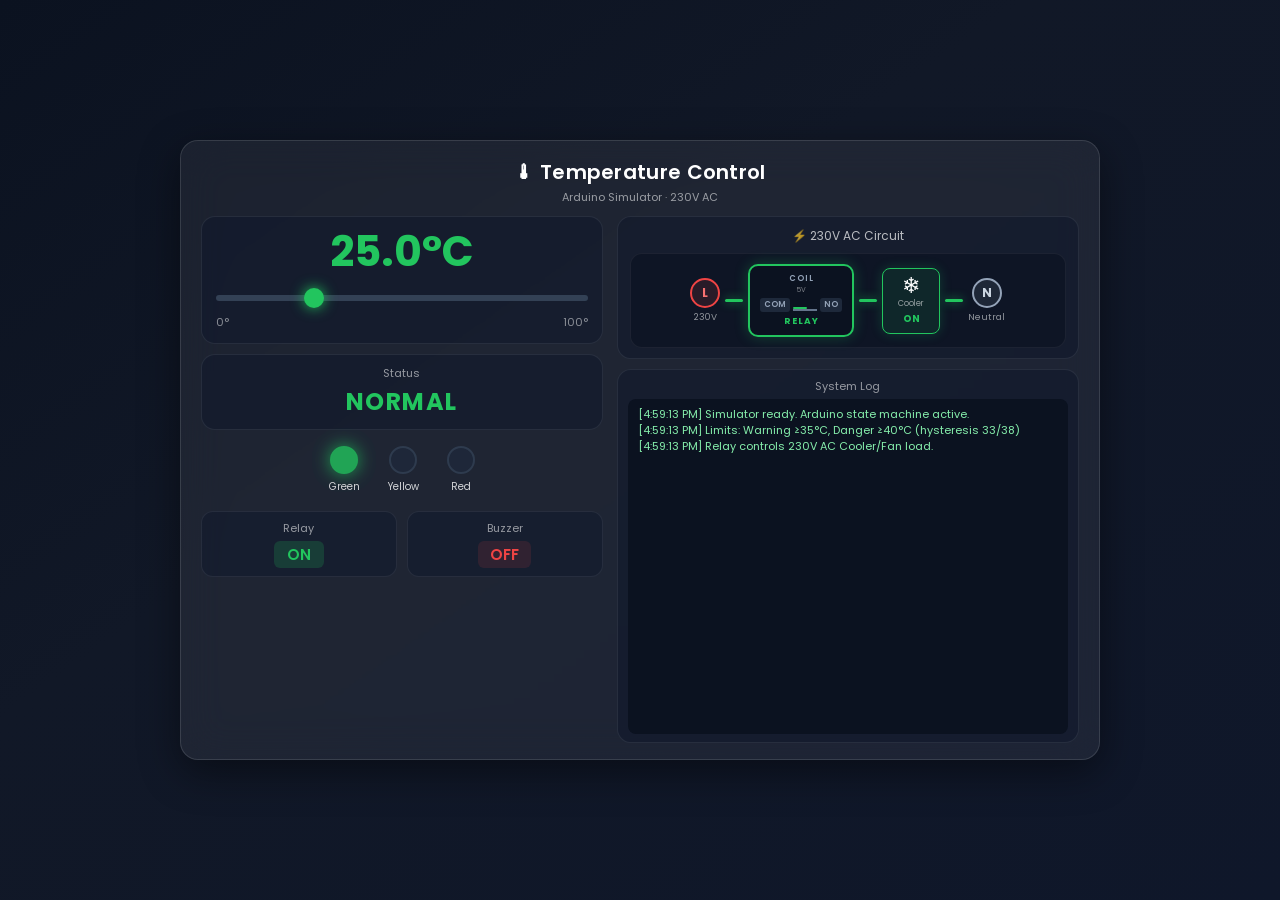
<file: index.html>
<!DOCTYPE html>
<html lang="en">
<head>
<meta charset="UTF-8">
<meta name="viewport" content="width=device-width, initial-scale=1.0">
<title>Temperature Control Simulator</title>
<link rel="stylesheet" href="style.css">
<link rel="preconnect" href="https://fonts.googleapis.com">
<link rel="preconnect" href="https://fonts.gstatic.com" crossorigin>
<link href="https://fonts.googleapis.com/css2?family=Poppins:wght@300;400;500;600;700&display=swap" rel="stylesheet">
</head>
<body>

<div class="container">
  <div class="card">

    <div class="header">
      <h1>🌡 Temperature Control</h1>
      <p class="subtitle">Arduino Simulator · 230V AC</p>
    </div>

    <div class="main-grid">

      <div class="left-col">
        <div class="tempBox">
          <div id="tempValue">25.0°C</div>
          <input type="range" id="tempSlider" min="0" max="100" value="25" step="0.5">
          <div class="rangeText">
            <span>0°</span>
            <span>100°</span>
          </div>
        </div>

        <div class="statusBox">
          <div class="statusTitle">Status</div>
          <div id="status">NORMAL</div>
        </div>

        <div class="indicatorBox">
          <div class="led-wrap">
            <div class="led green" id="greenLed"></div>
            <span>Green</span>
          </div>
          <div class="led-wrap">
            <div class="led yellow" id="yellowLed"></div>
            <span>Yellow</span>
          </div>
          <div class="led-wrap">
            <div class="led red" id="redLed"></div>
            <span>Red</span>
          </div>
        </div>

        <div class="outputsBox">
          <div class="out-item">
            <span class="out-label">Relay</span>
            <span id="relayState" class="out-value on">ON</span>
          </div>
          <div class="out-item">
            <span class="out-label">Buzzer</span>
            <span id="buzzerState" class="out-value off">OFF</span>
          </div>
        </div>
      </div>

      <div class="right-col">
        <div class="circuitBox">
          <div class="circuitTitle">⚡ 230V AC Circuit</div>
          <div class="circuit" id="relayCircuit">
            <div class="ckt-col">
              <div class="ckt-badge live">L</div>
              <div class="ckt-label">230V</div>
            </div>
            <div class="ckt-wire-v"></div>
            <div class="relay-module">
              <div class="relay-coil">
                <span class="coil-text">COIL</span>
                <span class="coil-pins">5V</span>
              </div>
              <div class="relay-switch">
                <div class="switch-term">COM</div>
                <div class="switch-arm-wrap">
                  <div class="switch-arm" id="switchArm"></div>
                </div>
                <div class="switch-term">NO</div>
              </div>
              <div class="relay-tag">RELAY</div>
            </div>
            <div class="ckt-wire-v"></div>
            <div class="load-block">
              <div class="load-icon" id="loadIcon">❄</div>
              <div class="load-name">Cooler</div>
              <div class="load-status" id="loadStatus">OFF</div>
            </div>
            <div class="ckt-wire-v"></div>
            <div class="ckt-col">
              <div class="ckt-badge neutral">N</div>
              <div class="ckt-label">Neutral</div>
            </div>
          </div>
        </div>

        <div class="logBox">
          <div class="logTitle">System Log</div>
          <textarea id="serialLog" readonly></textarea>
        </div>
      </div>

    </div>

  </div>
</div>

<script src="script.js"></script>
</body>
</html>
</file>
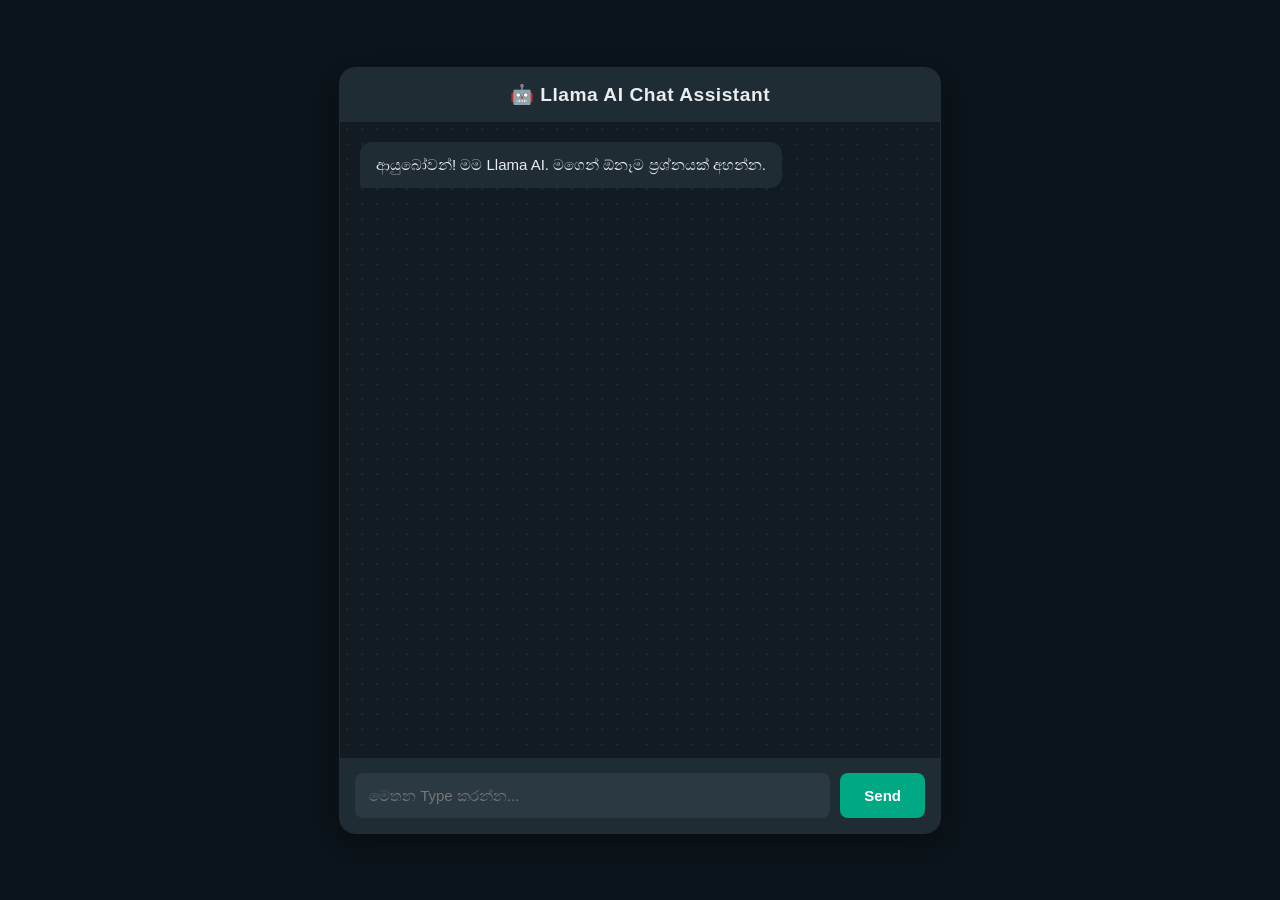
<file: ai.html>
<!DOCTYPE html>
<html lang="si">
<head>
    <meta charset="UTF-8">
    <meta name="viewport" content="width=device-width, initial-scale=1.0">
    <title>AI Chat Assistant (No Key Required)</title>
    <style>
        :root {
            --bg-color: #0b141a;
            --card-bg: #111b21;
            --text-color: #e9edef;
            --primary-blue: #00a884;
            --user-bubble: #005c4b;
            --ai-bubble: #202c33;
        }

        body {
            font-family: 'Segoe UI', Tahoma, Geneva, Verdana, sans-serif;
            background-color: var(--bg-color);
            color: var(--text-color);
            display: flex;
            justify-content: center;
            align-items: center;
            height: 100vh;
            margin: 0;
        }

        .chat-wrapper {
            width: 100%;
            max-width: 600px;
            height: 85vh;
            background-color: var(--card-bg);
            border-radius: 16px;
            box-shadow: 0 8px 24px rgba(0,0,0,0.3);
            display: flex;
            flex-direction: column;
            overflow: hidden;
            border: 1px solid #222e35;
        }

        .chat-header {
            background-color: #202c33;
            padding: 15px 20px;
            text-align: center;
            font-size: 1.2rem;
            font-weight: bold;
            border-bottom: 1px solid #222e35;
            letter-spacing: 0.5px;
        }

        .chat-box {
            flex: 1;
            padding: 20px;
            overflow-y: auto;
            display: flex;
            flex-direction: column;
            gap: 15px;
            background-image: radial-gradient(#202c33 1px, transparent 0);
            background-size: 15px 15px;
        }

        .msg {
            max-width: 75%;
            padding: 12px 16px;
            border-radius: 12px;
            font-size: 15px;
            line-height: 1.5;
            word-wrap: break-word;
            animation: fadeIn 0.3s ease-in-out;
        }

        @keyframes fadeIn {
            from { opacity: 0; transform: translateY(10px); }
            to { opacity: 1; transform: translateY(0); }
        }

        .user-msg {
            background-color: var(--user-bubble);
            color: #fff;
            align-self: flex-end;
            border-bottom-right-radius: 2px;
        }

        .ai-msg {
            background-color: var(--ai-bubble);
            color: var(--text-color);
            align-self: flex-start;
            border-bottom-left-radius: 2px;
        }

        .input-area {
            padding: 15px;
            background-color: #202c33;
            display: flex;
            gap: 10px;
            align-items: center;
        }

        input[type="text"] {
            flex: 1;
            padding: 14px;
            background-color: #2a3942;
            border: none;
            border-radius: 8px;
            color: white;
            font-size: 15px;
            outline: none;
            transition: 0.2s;
        }

        input[type="text"]:focus {
            background-color: #374248;
        }

        button {
            padding: 14px 24px;
            background-color: var(--primary-blue);
            color: white;
            border: none;
            border-radius: 8px;
            font-size: 15px;
            font-weight: bold;
            cursor: pointer;
            transition: background 0.2s, transform 0.1s;
        }

        button:hover {
            background-color: #009675;
        }

        button:disabled {
            background-color: #555;
            cursor: not-allowed;
        }

        .typing-indicator {
            font-style: italic;
            color: #8696a0;
            display: none;
            align-self: flex-start;
        }

        ::-webkit-scrollbar { width: 6px; }
        ::-webkit-scrollbar-thumb { background: #374248; border-radius: 10px; }
    </style>
</head>
<body>

<div class="chat-wrapper">
    <div class="chat-header">🤖 Llama AI Chat Assistant</div>
    <div class="chat-box" id="chatBox">
        <div class="msg ai-msg">ආයුබෝවන්! මම Llama AI. මගෙන් ඕනෑම ප්‍රශ්නයක් අහන්න.</div>
        <div class="typing-indicator" id="typing">පිළිතුර ලියමින් පවතී...</div>
    </div>
    <div class="input-area">
        <input type="text" id="userInput" placeholder="මෙතන Type කරන්න..." onkeydown="if(event.key === 'Enter') sendMessage()">
        <button id="sendBtn" onclick="sendMessage()">Send</button>
    </div>
</div>

<script>
    async function sendMessage() {
        const inputElement = document.getElementById('userInput');
        const chatBox = document.getElementById('chatBox');
        const sendBtn = document.getElementById('sendBtn');
        const typingIndicator = document.getElementById('typing');
        
        const prompt = inputElement.value.trim();
        if (!prompt) return;

        // User Message එක එකතු කිරීම
        const userDiv = document.createElement('div');
        userDiv.className = 'msg user-msg';
        userDiv.innerText = prompt;
        chatBox.insertBefore(userDiv, typingIndicator);
        
        inputElement.value = '';
        inputElement.disabled = true;
        sendBtn.disabled = true;

        typingIndicator.style.display = 'block';
        chatBox.scrollTop = chatBox.scrollHeight;

        try {
            // නිදහස් Hugging Face serverless API එකක් (කිසිදු CORS Block එකක් සිදු නොවේ)
            const response = await fetch("https://huggingface.co", {
                method: "POST",
                headers: { "Content-Type": "application/json" },
                body: JSON.stringify({
                    inputs: prompt,
                    parameters: { max_new_tokens: 250 }
                })
            });

            if (!response.ok) throw new Error();

            const data = await response.json();
            
            // ලැබෙන දත්ත වලින් අදාළ text කොටස පමණක් වෙන් කර ගැනීම
            let replyText = data[0].generated_text;
            
            // ඇතැම් විට Prompt එකත් පිළිතුර සමඟ එන නිසා එය ඉවත් කිරීම
            if (replyText.startsWith(prompt)) {
                replyText = replyText.substring(prompt.length).trim();
            }

            // AI Message එක එකතු කිරීම
            const aiDiv = document.createElement('div');
            aiDiv.className = 'msg ai-msg';
            aiDiv.innerText = replyText || "කණගාටුයි, පිළිතුරක් උත්පාදනය කිරීමට නොහැකි වුණා.";
            chatBox.insertBefore(aiDiv, typingIndicator);

        } catch (error) {
            const errorDiv = document.createElement('div');
            errorDiv.className = 'msg ai-msg';
            errorDiv.style.color = '#ff6b6b';
            errorDiv.innerText = 'පිළිතුර ලබාගැනීමේදී දෝෂයක් සිදුවුණා. කරුණාකර සුළු මොහොතකින් නැවත උත්සාහ කරන්න.';
            chatBox.insertBefore(errorDiv, typingIndicator);
        } finally {
            typingIndicator.style.display = 'none';
            inputElement.disabled = false;
            sendBtn.disabled = false;
            inputElement.focus();
            chatBox.scrollTop = chatBox.scrollHeight;
        }
    }
</script>

</body>
</html>
</file>
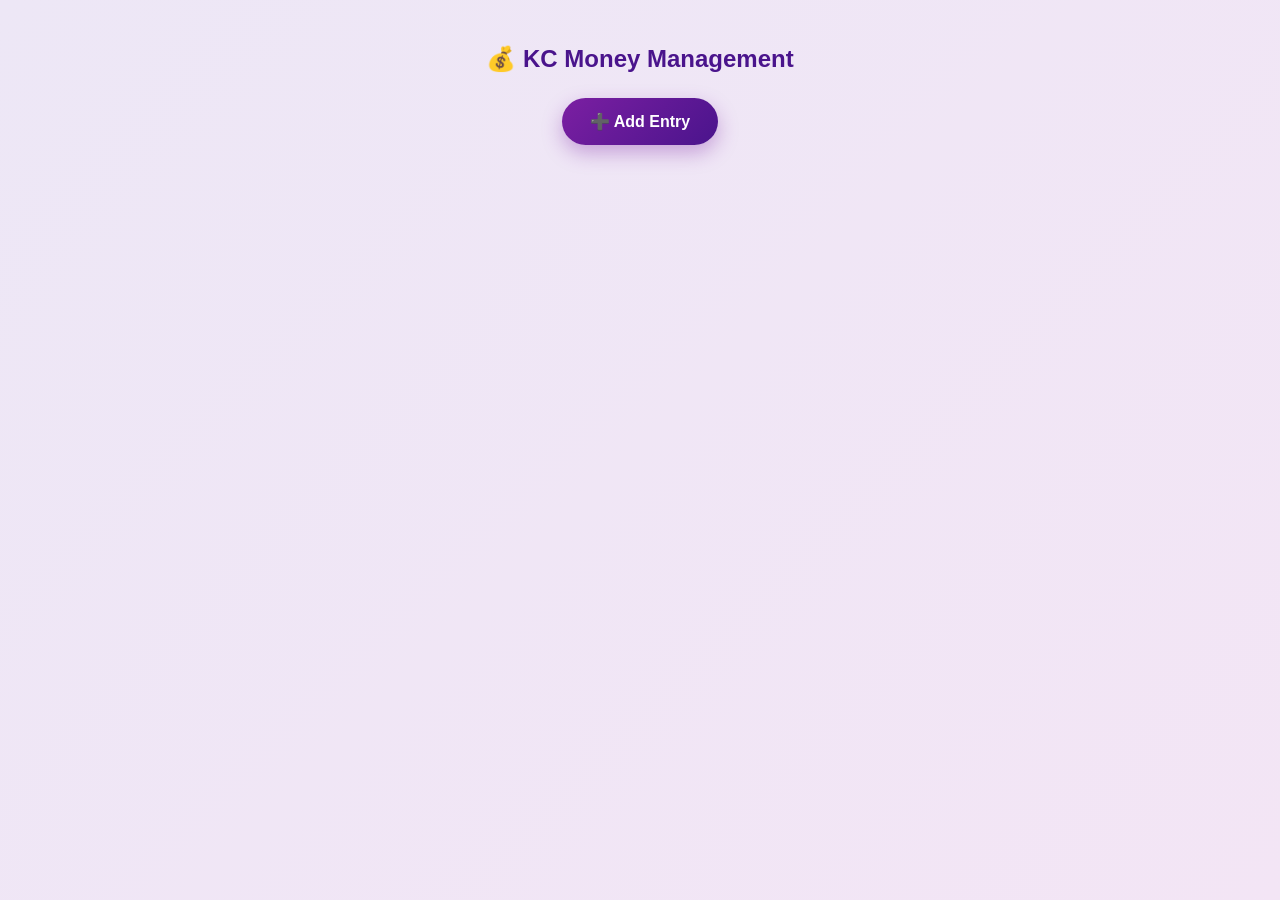
<file: form.html>
<!DOCTYPE html>
<html lang="en">
<head>
<meta charset="UTF-8">
<title>KC Money Manager</title>
<meta name="viewport" content="width=device-width, initial-scale=1">

<style>
:root{
  --main:#7b1fa2;
  --dark:#4a148c;
  --bg:#f3f4f7;
}

*{box-sizing:border-box}

body{
  margin:0;
  font-family:"Segoe UI",sans-serif;
  background:linear-gradient(135deg,#ede7f6,#f3e5f5);
  min-height:100vh;
  padding:25px;
}

h2{
  text-align:center;
  color:var(--dark);
  margin-bottom:25px;
}

button{
  cursor:pointer;
  border:none;
  border-radius:30px;
  padding:14px 28px;
  font-size:16px;
  font-weight:700;
  background:linear-gradient(135deg,var(--main),var(--dark));
  color:#fff;
  box-shadow:0 8px 20px rgba(123,31,162,.35);
  transition:.25s;
}

button:hover{
  transform:translateY(-2px);
  box-shadow:0 12px 28px rgba(123,31,162,.45);
}

#modal{
  position:fixed;
  inset:0;
  display:none;
  align-items:center;
  justify-content:center;
  background:rgba(0,0,0,.55);
  backdrop-filter:blur(4px);
  animation:fade .3s ease;
}

@keyframes fade{
  from{opacity:0} to{opacity:1}
}

#box{
  background:rgba(255,255,255,.96);
  width:95%;
  max-width:420px;
  border-radius:20px;
  padding:22px;
  box-shadow:0 15px 40px rgba(0,0,0,.25);
  animation:pop .35s ease;
}

@keyframes pop{
  from{transform:scale(.9);opacity:0}
  to{transform:scale(1);opacity:1}
}

#box h3{
  margin:0 0 15px;
  text-align:center;
  color:var(--dark);
}

input,select{
  width:100%;
  padding:13px 14px;
  margin:9px 0;
  border-radius:12px;
  border:1px solid #ccc;
  font-size:15px;
  transition:.2s;
}

input:focus,select:focus{
  outline:none;
  border-color:var(--main);
  box-shadow:0 0 0 3px rgba(123,31,162,.15);
}

.actions{
  display:flex;
  gap:10px;
  margin-top:12px;
}

.actions button{
  flex:1;
}

.cancel{
  background:#9e9e9e;
  box-shadow:none;
}

.cancel:hover{
  background:#757575;
  transform:none;
}
</style>
</head>

<body>

<h2>💰 KC Money Management</h2>

<div style="text-align:center">
  <button onclick="openForm()">➕ Add Entry</button>
</div>

<div id="modal">
  <div id="box">
    <h3>Add Transaction</h3>

    <input type="date" id="date">

    <select id="type">
      <option>Income</option>
      <option>Expenses</option>
      <option>Missing</option>
      <option>BOC Deposit</option>
      <option>Investment</option>
    </select>

    <input list="descs" id="desc" placeholder="Description">
    <datalist id="descs"></datalist>

    <input type="number" id="amount" placeholder="Amount (Rs.)">

    <div class="actions">
      <button onclick="save()">Save</button>
      <button class="cancel" onclick="closeForm()">Cancel</button>
    </div>
  </div>
</div>

<script>
const API="https://script.google.com/macros/s/AKfycbwugmgdPPSwILCjVwVmSyzPlUeha8ubf08FVQwZE8HsyHNHkA2YUiR4DNIe6igM3M9F/exec";

date.value=new Date().toISOString().split("T")[0];

// load description history
fetch(API).then(r=>r.json()).then(list=>{
  list.forEach(d=>{
    let o=document.createElement("option");
    o.value=d;
    descs.appendChild(o);
  });
});

function openForm(){modal.style.display="flex"}
function closeForm(){modal.style.display="none"}

function save(){
  if(!desc.value||!amount.value){
    alert("Please fill all fields");
    return;
  }

  fetch(API,{
    method:"POST",
    body:JSON.stringify({
      date:date.value,
      description:desc.value,
      type:type.value,
      amount:amount.value
    })
  }).then(()=>{
    alert("✅ Saved successfully");
    closeForm();
    location.reload();
  });
}
</script>

</body>
</html>
</file>
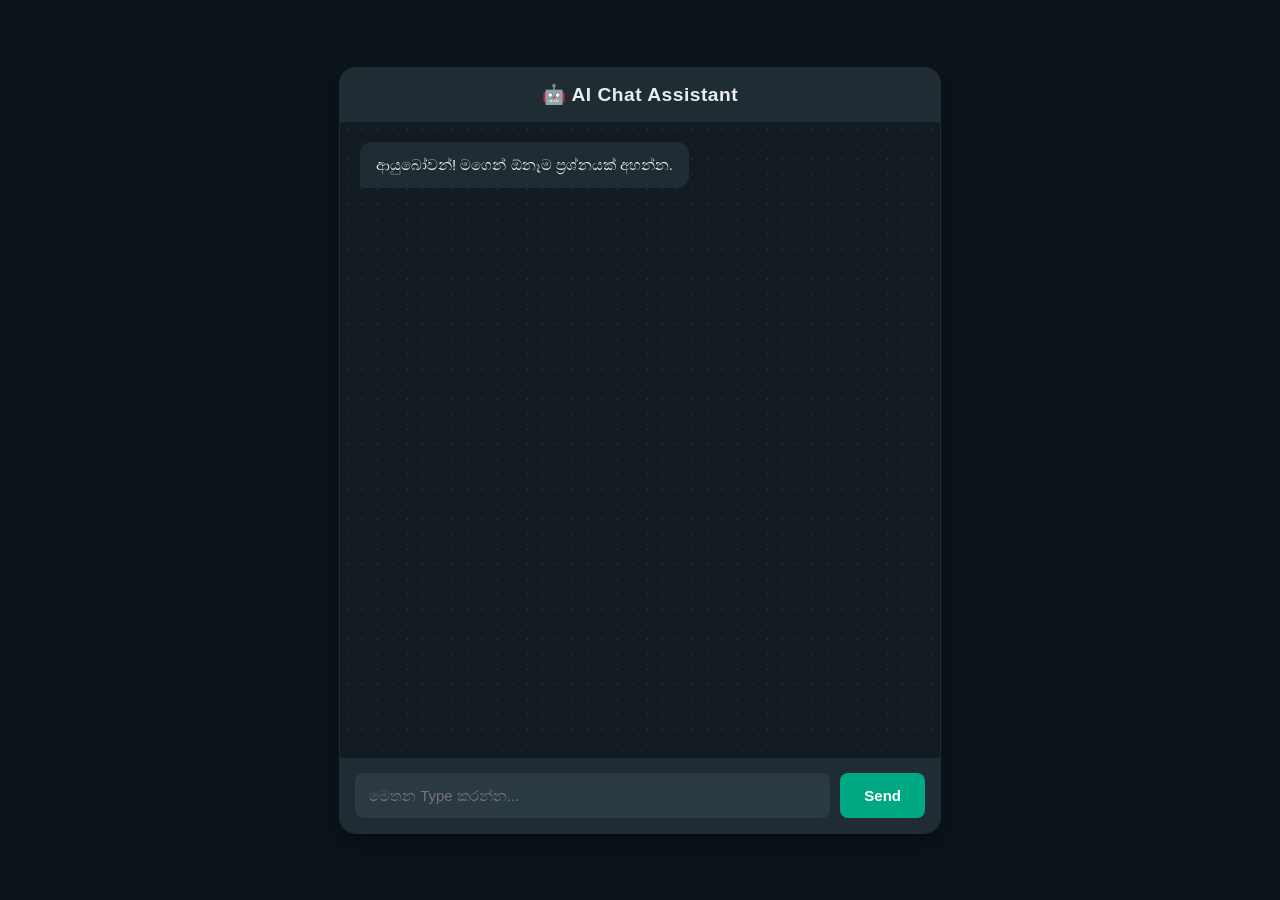
<file: i.html>
<!DOCTYPE html>
<html lang="si">
<head>
    <meta charset="UTF-8">
    <meta name="viewport" content="width=device-width, initial-scale=1.0">
    <title>Advanced AI Chat Assistant</title>
    <style>
        :root {
            --bg-color: #0b141a;
            --card-bg: #111b21;
            --text-color: #e9edef;
            --primary-blue: #00a884;
            --user-bubble: #005c4b;
            --ai-bubble: #202c33;
        }

        body {
            font-family: 'Segoe UI', Tahoma, Geneva, Verdana, sans-serif;
            background-color: var(--bg-color);
            color: var(--text-color);
            display: flex;
            justify-content: center;
            align-items: center;
            height: 100vh;
            margin: 0;
        }

        .chat-wrapper {
            width: 100%;
            max-width: 600px;
            height: 85vh;
            background-color: var(--card-bg);
            border-radius: 16px;
            box-shadow: 0 8px 24px rgba(0,0,0,0.3);
            display: flex;
            flex-direction: column;
            overflow: hidden;
            border: 1px solid #222e35;
        }

        .chat-header {
            background-color: #202c33;
            padding: 15px 20px;
            text-align: center;
            font-size: 1.2rem;
            font-weight: bold;
            border-bottom: 1px solid #222e35;
            letter-spacing: 0.5px;
        }

        .chat-box {
            flex: 1;
            padding: 20px;
            overflow-y: auto;
            display: flex;
            flex-direction: column;
            gap: 15px;
            background-image: radial-gradient(#202c33 1px, transparent 0);
            background-size: 15px 15px;
        }

        .msg {
            max-width: 75%;
            padding: 12px 16px;
            border-radius: 12px;
            font-size: 15px;
            line-height: 1.5;
            word-wrap: break-word;
            animation: fadeIn 0.3s ease-in-out;
        }

        @keyframes fadeIn {
            from { opacity: 0; transform: translateY(10px); }
            to { opacity: 1; transform: translateY(0); }
        }

        .user-msg {
            background-color: var(--user-bubble);
            color: #fff;
            align-self: flex-end;
            border-bottom-right-radius: 2px;
        }

        .ai-msg {
            background-color: var(--ai-bubble);
            color: var(--text-color);
            align-self: flex-start;
            border-bottom-left-radius: 2px;
        }

        .input-area {
            padding: 15px;
            background-color: #202c33;
            display: flex;
            gap: 10px;
            align-items: center;
        }

        input[type="text"] {
            flex: 1;
            padding: 14px;
            background-color: #2a3942;
            border: none;
            border-radius: 8px;
            color: white;
            font-size: 15px;
            outline: none;
            transition: 0.2s;
        }

        input[type="text"]:focus {
            background-color: #374248;
        }

        button {
            padding: 14px 24px;
            background-color: var(--primary-blue);
            color: white;
            border: none;
            border-radius: 8px;
            font-size: 15px;
            font-weight: bold;
            cursor: pointer;
            transition: background 0.2s, transform 0.1s;
        }

        button:hover {
            background-color: #009675;
        }

        button:active {
            transform: scale(0.98);
        }

        button:disabled {
            background-color: #555;
            cursor: not-allowed;
        }

        .typing-indicator {
            font-style: italic;
            color: #8696a0;
            display: none;
            align-self: flex-start;
        }

        ::-webkit-scrollbar { width: 6px; }
        ::-webkit-scrollbar-thumb { background: #374248; border-radius: 10px; }
    </style>
</head>
<body>

<div class="chat-wrapper">
    <div class="chat-header">🤖 AI Chat Assistant</div>
    <div class="chat-box" id="chatBox">
        <div class="msg ai-msg">ආයුබෝවන්! මගෙන් ඕනෑම ප්‍රශ්නයක් අහන්න.</div>
        <div class="typing-indicator" id="typing">පිළිතුර ලියමින් පවතී...</div>
    </div>
    <div class="input-area">
        <input type="text" id="userInput" placeholder="මෙතන Type කරන්න..." onkeydown="if(event.key === 'Enter') sendMessage()">
        <button id="sendBtn" onclick="sendMessage()">Send</button>
    </div>
</div>

<script>
    async function sendMessage() {
        const inputElement = document.getElementById('userInput');
        const chatBox = document.getElementById('chatBox');
        const sendBtn = document.getElementById('sendBtn');
        const typingIndicator = document.getElementById('typing');
        
        const prompt = inputElement.value.trim();
        if (!prompt) return;

        // User මැසේජ් එක Chat එකට එකතු කිරීම
        const userDiv = document.createElement('div');
        userDiv.className = 'msg user-msg';
        userDiv.innerText = prompt;
        chatBox.insertBefore(userDiv, typingIndicator);
        
        inputElement.value = '';
        inputElement.disabled = true;
        sendBtn.disabled = true;

        typingIndicator.style.display = 'block';
        chatBox.scrollTop = chatBox.scrollHeight;

        try {
            // නව, ස්ථාවර නිදහස් API එකක් (DuckDuckGo AI Chat API Wrapper එකක්)
            const apiUrl = `https://corsproxy.io{encodeURIComponent(prompt)}`;
            
            const response = await fetch(apiUrl);
            if (!response.ok) throw new Error();

            const replyText = await response.text();

            // AI මැසේජ් එක Chat එකට එකතු කිරීම
            const aiDiv = document.createElement('div');
            aiDiv.className = 'msg ai-msg';
            aiDiv.innerText = replyText;
            chatBox.insertBefore(aiDiv, typingIndicator);

        } catch (error) {
            const errorDiv = document.createElement('div');
            errorDiv.className = 'msg ai-msg';
            errorDiv.style.color = '#ff6b6b';
            errorDiv.innerText = 'කණගාටුයි, පිළිතුර ලබාගැනීමේදී දෝෂයක් සිදුවුණා. කරුණාකර නැවත උත්සාහ කරන්න.';
            chatBox.insertBefore(errorDiv, typingIndicator);
        } finally {
            typingIndicator.style.display = 'none';
            inputElement.disabled = false;
            sendBtn.disabled = false;
            inputElement.focus();
            chatBox.scrollTop = chatBox.scrollHeight;
        }
    }
</script>

</body>
</html>
</file>
<file: style.css>
*{
    margin:0;
    padding:0;
    box-sizing:border-box;
    font-family:'Poppins',sans-serif;
}

html, body{
    height:100%;
    overflow:hidden;
}

body{
    background:linear-gradient(145deg,#0b1220 0%,#111827 40%,#0f172a 100%);
    display:flex;
    justify-content:center;
    align-items:center;
    color:#fff;
}

.container{
    width:100%;
    height:100%;
    display:flex;
    justify-content:center;
    align-items:center;
    padding:12px;
}

.card{
    width:min(920px, 100%);
    height:min(620px, 96vh);
    background:rgba(255,255,255,0.06);
    backdrop-filter:blur(20px);
    border:1px solid rgba(255,255,255,0.12);
    border-radius:18px;
    padding:16px 20px;
    box-shadow:0 12px 40px rgba(0,0,0,.45);
    display:flex;
    flex-direction:column;
    overflow:hidden;
}

.header{
    text-align:center;
    flex-shrink:0;
    margin-bottom:10px;
}

h1{
    font-size:20px;
    font-weight:600;
    letter-spacing:0.3px;
}

.subtitle{
    font-size:11px;
    opacity:0.55;
    margin-top:2px;
}

.main-grid{
    display:grid;
    grid-template-columns: 1fr 1.15fr;
    gap:14px;
    flex:1;
    min-height:0;
}

.left-col, .right-col{
    display:flex;
    flex-direction:column;
    gap:10px;
    min-height:0;
}

.tempBox{
    background:rgba(15,23,42,0.5);
    border:1px solid rgba(255,255,255,0.08);
    border-radius:14px;
    padding:12px 14px;
    text-align:center;
}

#tempValue{
    font-size:42px;
    font-weight:700;
    color:#22c55e;
    line-height:1.1;
    margin-bottom:8px;
    transition:color 0.25s;
}

input[type=range]{
    width:100%;
    appearance:none;
    height:6px;
    border-radius:20px;
    background:#334155;
    outline:none;
}

input[type=range]::-webkit-slider-thumb{
    appearance:none;
    width:20px;
    height:20px;
    border-radius:50%;
    background:#22c55e;
    cursor:pointer;
    box-shadow:0 0 14px #22c55e;
}

.rangeText{
    display:flex;
    justify-content:space-between;
    margin-top:6px;
    font-size:11px;
    opacity:0.5;
}

.statusBox{
    background:rgba(15,23,42,0.5);
    border:1px solid rgba(255,255,255,0.08);
    border-radius:14px;
    padding:10px;
    text-align:center;
}

.statusTitle{
    font-size:11px;
    opacity:0.55;
    margin-bottom:2px;
}

#status{
    font-size:24px;
    font-weight:700;
    color:#22c55e;
    letter-spacing:1.5px;
    transition:color 0.25s;
}

.indicatorBox{
    display:flex;
    justify-content:center;
    gap:28px;
    padding:6px 0;
}

.led-wrap{
    display:flex;
    flex-direction:column;
    align-items:center;
    gap:5px;
    font-size:10px;
    opacity:0.8;
}

.led{
    width:28px;
    height:28px;
    border-radius:50%;
    background:#1e293b;
    border:2px solid #334155;
    transition:all 0.25s;
}

.green.active{
    background:#22c55e;
    border-color:#22c55e;
    box-shadow:0 0 18px #22c55e;
}

.yellow.active{
    background:#facc15;
    border-color:#facc15;
    box-shadow:0 0 18px #facc15;
}

.red.active{
    background:#ef4444;
    border-color:#ef4444;
    box-shadow:0 0 18px #ef4444;
}

.outputsBox{
    display:flex;
    justify-content:space-evenly;
    gap:10px;
}

.out-item{
    display:flex;
    flex-direction:column;
    align-items:center;
    gap:4px;
    background:rgba(15,23,42,0.45);
    border:1px solid rgba(255,255,255,0.07);
    border-radius:12px;
    padding:8px 18px;
    flex:1;
}

.out-label{
    font-size:11px;
    opacity:0.55;
}

.out-value{
    font-size:15px;
    font-weight:600;
    padding:2px 12px;
    border-radius:6px;
    min-width:50px;
    text-align:center;
}

.out-value.on{
    background:rgba(34,197,94,0.18);
    color:#22c55e;
}

.out-value.off{
    background:rgba(239,68,68,0.12);
    color:#ef4444;
}

.circuitBox{
    background:rgba(15,23,42,0.5);
    border:1px solid rgba(255,255,255,0.08);
    border-radius:14px;
    padding:10px 12px;
    flex-shrink:0;
}

.circuitTitle{
    text-align:center;
    font-size:12px;
    opacity:0.7;
    margin-bottom:8px;
}

.circuit{
    display:flex;
    align-items:center;
    justify-content:center;
    gap:5px;
    padding:10px 6px;
    background:rgba(11,18,32,0.6);
    border-radius:12px;
    border:1px solid rgba(255,255,255,0.06);
}

.ckt-col{
    display:flex;
    flex-direction:column;
    align-items:center;
    gap:3px;
}

.ckt-badge{
    width:30px;
    height:30px;
    border-radius:50%;
    display:flex;
    align-items:center;
    justify-content:center;
    font-weight:700;
    font-size:12px;
    border:2px solid;
}

.ckt-badge.live{
    background:rgba(239,68,68,0.12);
    border-color:#ef4444;
    color:#f87171;
}

.ckt-badge.neutral{
    background:rgba(148,163,184,0.12);
    border-color:#94a3b8;
    color:#cbd5e1;
}

.ckt-label{
    font-size:9px;
    opacity:0.55;
}

.ckt-wire-v{
    width:18px;
    height:2.5px;
    background:#475569;
    border-radius:2px;
    transition:background 0.3s, box-shadow 0.3s;
    flex-shrink:0;
}

.circuit.active .ckt-wire-v{
    background:#22c55e;
    box-shadow:0 0 10px rgba(34,197,94,0.65);
}

.relay-module{
    display:flex;
    flex-direction:column;
    align-items:center;
    gap:3px;
    padding:7px 10px;
    background:#0b1220;
    border:2px solid #475569;
    border-radius:10px;
    min-width:88px;
    transition:border-color 0.3s, box-shadow 0.3s;
}

.circuit.active .relay-module{
    border-color:#22c55e;
    box-shadow:0 0 14px rgba(34,197,94,0.28);
}

.relay-coil{
    display:flex;
    flex-direction:column;
    align-items:center;
    gap:0;
}

.coil-text{
    font-size:8px;
    font-weight:600;
    letter-spacing:0.8px;
    color:#94a3b8;
}

.coil-pins{
    font-size:7px;
    opacity:0.45;
}

.relay-switch{
    display:flex;
    align-items:center;
    gap:3px;
}

.switch-term{
    font-size:8px;
    font-weight:600;
    padding:1px 4px;
    border-radius:3px;
    background:#1e293b;
    color:#94a3b8;
}

.switch-arm-wrap{
    width:24px;
    height:12px;
    position:relative;
    border-bottom:2px solid #64748b;
}

.switch-arm{
    position:absolute;
    left:0;
    bottom:0;
    width:14px;
    height:2px;
    background:#f87171;
    border-radius:2px;
    transform-origin:left center;
    transform:rotate(-40deg);
    transition:transform 0.35s ease, background 0.25s;
}

.circuit.active .switch-arm{
    transform:rotate(0deg);
    background:#22c55e;
}

.relay-tag{
    font-size:9px;
    font-weight:700;
    letter-spacing:1px;
    color:#64748b;
}

.circuit.active .relay-tag{
    color:#22c55e;
}

.load-block{
    display:flex;
    flex-direction:column;
    align-items:center;
    gap:1px;
    padding:6px 8px;
    border-radius:8px;
    background:rgba(30,41,59,0.5);
    border:1px solid #334155;
    min-width:58px;
    transition:border-color 0.3s, box-shadow 0.3s, background 0.3s;
}

.circuit.active .load-block{
    border-color:#22c55e;
    background:rgba(34,197,94,0.1);
    box-shadow:0 0 12px rgba(34,197,94,0.22);
}

.load-icon{
    font-size:22px;
    line-height:1;
    filter:grayscale(1) opacity(0.4);
    transition:filter 0.25s;
}

.circuit.active .load-icon{
    filter:none;
    animation:spinCool 1.3s linear infinite;
}

@keyframes spinCool{
    from{transform:rotate(0deg)}
    to{transform:rotate(360deg)}
}

.load-name{
    font-size:8px;
    opacity:0.55;
}

.load-status{
    font-size:10px;
    font-weight:700;
    color:#ef4444;
    transition:color 0.25s;
}

.circuit.active .load-status{
    color:#22c55e;
}

.logBox{
    flex:1;
    min-height:0;
    display:flex;
    flex-direction:column;
    background:rgba(15,23,42,0.5);
    border:1px solid rgba(255,255,255,0.08);
    border-radius:14px;
    padding:8px 10px;
}

.logTitle{
    font-size:11px;
    opacity:0.55;
    margin-bottom:4px;
    text-align:center;
}

textarea{
    width:100%;
    flex:1;
    border:none;
    resize:none;
    border-radius:8px;
    padding:8px 10px;
    background:#0b1220;
    color:#86efac;
    font-size:11px;
    line-height:1.45;
    min-height:0;
}

@media(max-width:700px){
    .card{
        height:96vh;
        padding:12px;
    }
    .main-grid{
        grid-template-columns:1fr;
        gap:8px;
    }
    #tempValue{font-size:34px}
    #status{font-size:20px}
    .left-col{gap:8px}
    .right-col{gap:8px}
    h1{font-size:17px}
}
</file>
